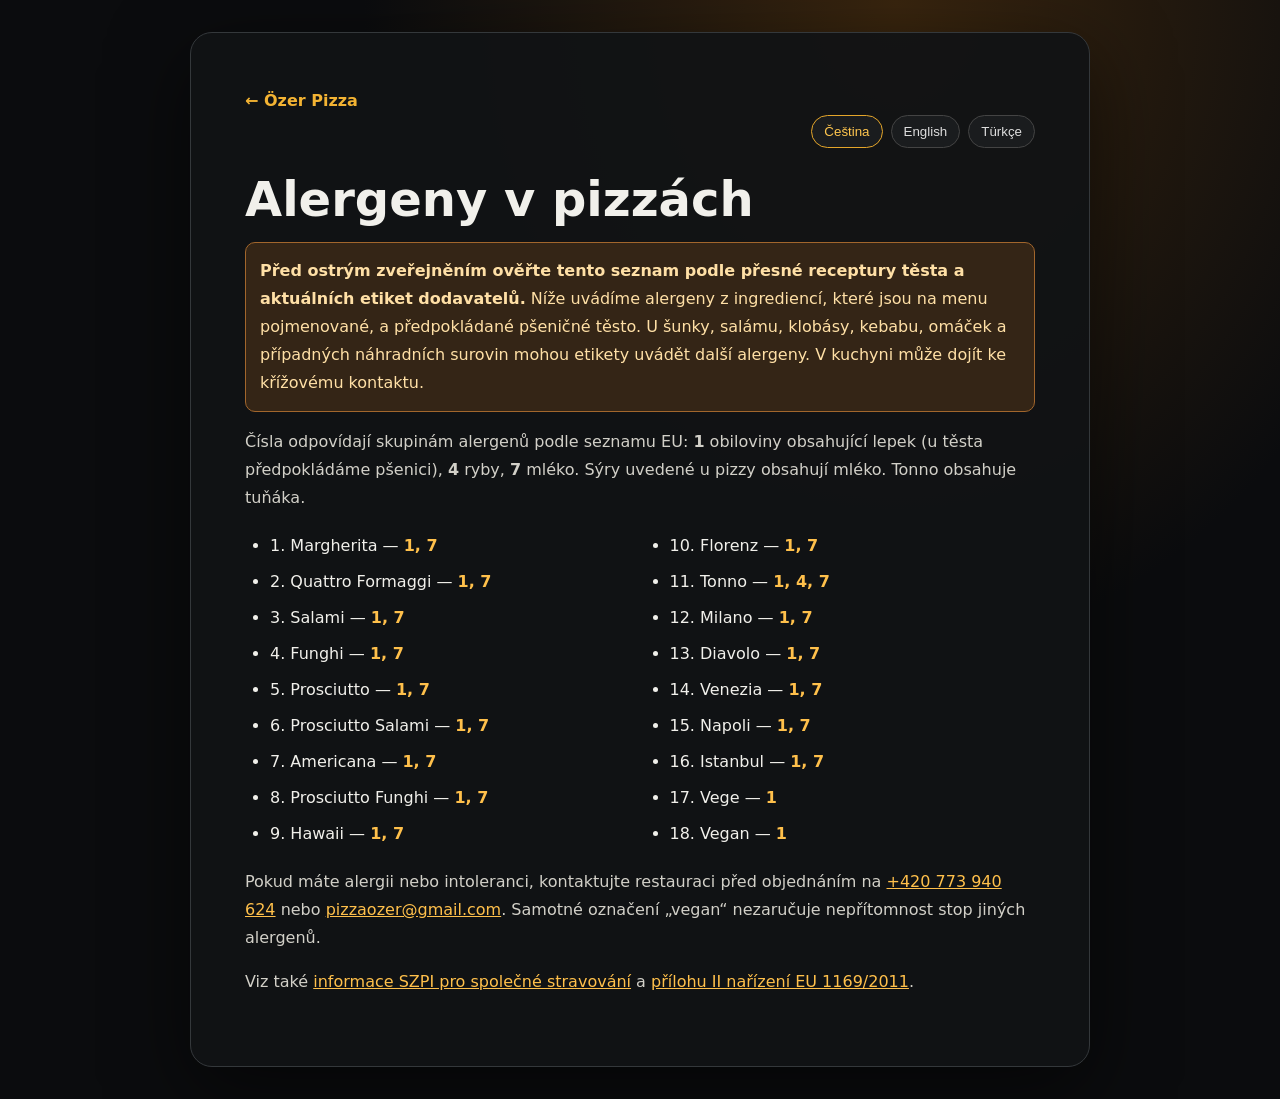
<file: allergens.html>
<!doctype html>
<!-- Dosya notu: Pizza içerikleri ve alerjen bilgileri sayfası. -->
<html lang="cs"><head><meta charset="utf-8"><meta name="viewport" content="width=device-width,initial-scale=1"><meta name="theme-color" content="#0b0c0e"><title>Alergeny · Özer Pizza</title><link rel="icon" href="favicon.svg" type="image/svg+xml"><link rel="stylesheet" href="legal.css"></head><body><main class="legal"><a class="back" href="index.html">← Özer Pizza</a><div class="langs"><button data-lang="cs">Čeština</button><button data-lang="en">English</button><button data-lang="tr">Türkçe</button></div>
<article data-content="cs"><h1>Alergeny v pizzách</h1><p class="todo"><b>Před ostrým zveřejněním ověřte tento seznam podle přesné receptury těsta a aktuálních etiket dodavatelů.</b> Níže uvádíme alergeny z ingrediencí, které jsou na menu pojmenované, a předpokládané pšeničné těsto. U šunky, salámu, klobásy, kebabu, omáček a případných náhradních surovin mohou etikety uvádět další alergeny. V kuchyni může dojít ke křížovému kontaktu.</p><p>Čísla odpovídají skupinám alergenů podle seznamu EU: <b>1</b> obiloviny obsahující lepek (u těsta předpokládáme pšenici), <b>4</b> ryby, <b>7</b> mléko. Sýry uvedené u pizzy obsahují mléko. Tonno obsahuje tuňáka.</p><ul class="allergen-list"><li>1. Margherita — <b>1, 7</b></li><li>2. Quattro Formaggi — <b>1, 7</b></li><li>3. Salami — <b>1, 7</b></li><li>4. Funghi — <b>1, 7</b></li><li>5. Prosciutto — <b>1, 7</b></li><li>6. Prosciutto Salami — <b>1, 7</b></li><li>7. Americana — <b>1, 7</b></li><li>8. Prosciutto Funghi — <b>1, 7</b></li><li>9. Hawaii — <b>1, 7</b></li><li>10. Florenz — <b>1, 7</b></li><li>11. Tonno — <b>1, 4, 7</b></li><li>12. Milano — <b>1, 7</b></li><li>13. Diavolo — <b>1, 7</b></li><li>14. Venezia — <b>1, 7</b></li><li>15. Napoli — <b>1, 7</b></li><li>16. Istanbul — <b>1, 7</b></li><li>17. Vege — <b>1</b></li><li>18. Vegan — <b>1</b></li></ul><p>Pokud máte alergii nebo intoleranci, kontaktujte restauraci před objednáním na <a href="tel:+420773940624">+420 773 940 624</a> nebo <a href="mailto:pizzaozer@gmail.com">pizzaozer@gmail.com</a>. Samotné označení „vegan“ nezaručuje nepřítomnost stop jiných alergenů.</p><p>Viz také <a href="https://www.szpi.gov.cz/docDetail.aspx?chnum=4&amp;docid=2509173&amp;doctype=ART" target="_blank" rel="noopener noreferrer">informace SZPI pro společné stravování</a> a <a href="https://eur-lex.europa.eu/eli/reg/2011/1169/oj/eng" target="_blank" rel="noopener noreferrer">přílohu II nařízení EU 1169/2011</a>.</p></article>
<article data-content="en" hidden><h1>Pizza allergens</h1><p class="todo"><b>Verify this list against the exact dough recipe and current supplier labels before publishing it as final.</b> This provisional list reflects named menu ingredients and assumes a wheat pizza base. Labels for ham, salami, sausage, kebab, sauces and substitute ingredients may identify additional allergens. Cross-contact may occur in the kitchen.</p><p>Numbers refer to EU allergen groups: <b>1</b> cereals containing gluten (wheat is assumed in the dough), <b>4</b> fish, <b>7</b> milk. Listed cheeses contain milk. Tonno contains tuna.</p><ul class="allergen-list"><li>1. Margherita — <b>1, 7</b></li><li>2. Quattro Formaggi — <b>1, 7</b></li><li>3. Salami — <b>1, 7</b></li><li>4. Funghi — <b>1, 7</b></li><li>5. Prosciutto — <b>1, 7</b></li><li>6. Prosciutto Salami — <b>1, 7</b></li><li>7. Americana — <b>1, 7</b></li><li>8. Prosciutto Funghi — <b>1, 7</b></li><li>9. Hawaii — <b>1, 7</b></li><li>10. Florenz — <b>1, 7</b></li><li>11. Tonno — <b>1, 4, 7</b></li><li>12. Milano — <b>1, 7</b></li><li>13. Diavolo — <b>1, 7</b></li><li>14. Venezia — <b>1, 7</b></li><li>15. Napoli — <b>1, 7</b></li><li>16. Istanbul — <b>1, 7</b></li><li>17. Vege — <b>1</b></li><li>18. Vegan — <b>1</b></li></ul><p>If you have an allergy or intolerance, contact the restaurant before ordering: <a href="tel:+420773940624">+420 773 940 624</a> or <a href="mailto:pizzaozer@gmail.com">pizzaozer@gmail.com</a>. “Vegan” does not guarantee the absence of traces of other allergens.</p><p>See the <a href="https://www.szpi.gov.cz/en/file/informacni-material-szpi-informace-o-alergenech-ve-spolecnem-stravovani.aspx" target="_blank" rel="noopener noreferrer">Czech food inspection guidance</a> and <a href="https://eur-lex.europa.eu/eli/reg/2011/1169/oj/eng" target="_blank" rel="noopener noreferrer">Annex II of EU Regulation 1169/2011</a>.</p></article>
<article data-content="tr" hidden><h1>Pizzalardaki alerjenler</h1><p class="todo"><b>Bu listeyi kesin olarak yayımlamadan önce hamur reçetesine ve güncel tedarikçi etiketlerine göre doğrulayın.</b> Bu geçici liste menüde adı geçen içeriklere dayanır ve pizza tabanının buğdaylı olduğunu varsayar. Jambon, salam, sosis, kebap eti, sos ve ikame ürün etiketlerinde başka alerjenler de bulunabilir. Mutfakta çapraz temas olabilir.</p><p>Numaralar AB alerjen gruplarını gösterir: <b>1</b> glüten içeren tahıllar (hamurda buğday varsayılmıştır), <b>4</b> balık, <b>7</b> süt. Listelenen peynirler süt içerir. Tonno ton balığı içerir.</p><ul class="allergen-list"><li>1. Margherita — <b>1, 7</b></li><li>2. Quattro Formaggi — <b>1, 7</b></li><li>3. Salami — <b>1, 7</b></li><li>4. Funghi — <b>1, 7</b></li><li>5. Prosciutto — <b>1, 7</b></li><li>6. Prosciutto Salami — <b>1, 7</b></li><li>7. Americana — <b>1, 7</b></li><li>8. Prosciutto Funghi — <b>1, 7</b></li><li>9. Hawaii — <b>1, 7</b></li><li>10. Florenz — <b>1, 7</b></li><li>11. Tonno — <b>1, 4, 7</b></li><li>12. Milano — <b>1, 7</b></li><li>13. Diavolo — <b>1, 7</b></li><li>14. Venezia — <b>1, 7</b></li><li>15. Napoli — <b>1, 7</b></li><li>16. Istanbul — <b>1, 7</b></li><li>17. Vege — <b>1</b></li><li>18. Vegan — <b>1</b></li></ul><p>Alerji veya intoleransınız varsa siparişten önce restoranı arayın: <a href="tel:+420773940624">+420 773 940 624</a> veya <a href="mailto:pizzaozer@gmail.com">pizzaozer@gmail.com</a>. “Vegan” ibaresi diğer alerjen izlerinin bulunmadığını garanti etmez.</p><p><a href="https://www.szpi.gov.cz/docDetail.aspx?chnum=4&amp;docid=2509173&amp;doctype=ART" target="_blank" rel="noopener noreferrer">Çekya gıda denetimi rehberine</a> ve <a href="https://eur-lex.europa.eu/eli/reg/2011/1169/oj/eng" target="_blank" rel="noopener noreferrer">AB 1169/2011 Tüzüğü Ek II’ye</a> bakın.</p></article>
</main><style>.allergen-list{columns:2;gap:34px;padding-left:25px}.allergen-list li{padding:4px 0;break-inside:avoid}.allergen-list b{color:#ffc04b}@media(max-width:600px){.allergen-list{columns:1}}</style><script src="legal.js"></script></body></html>
</file>
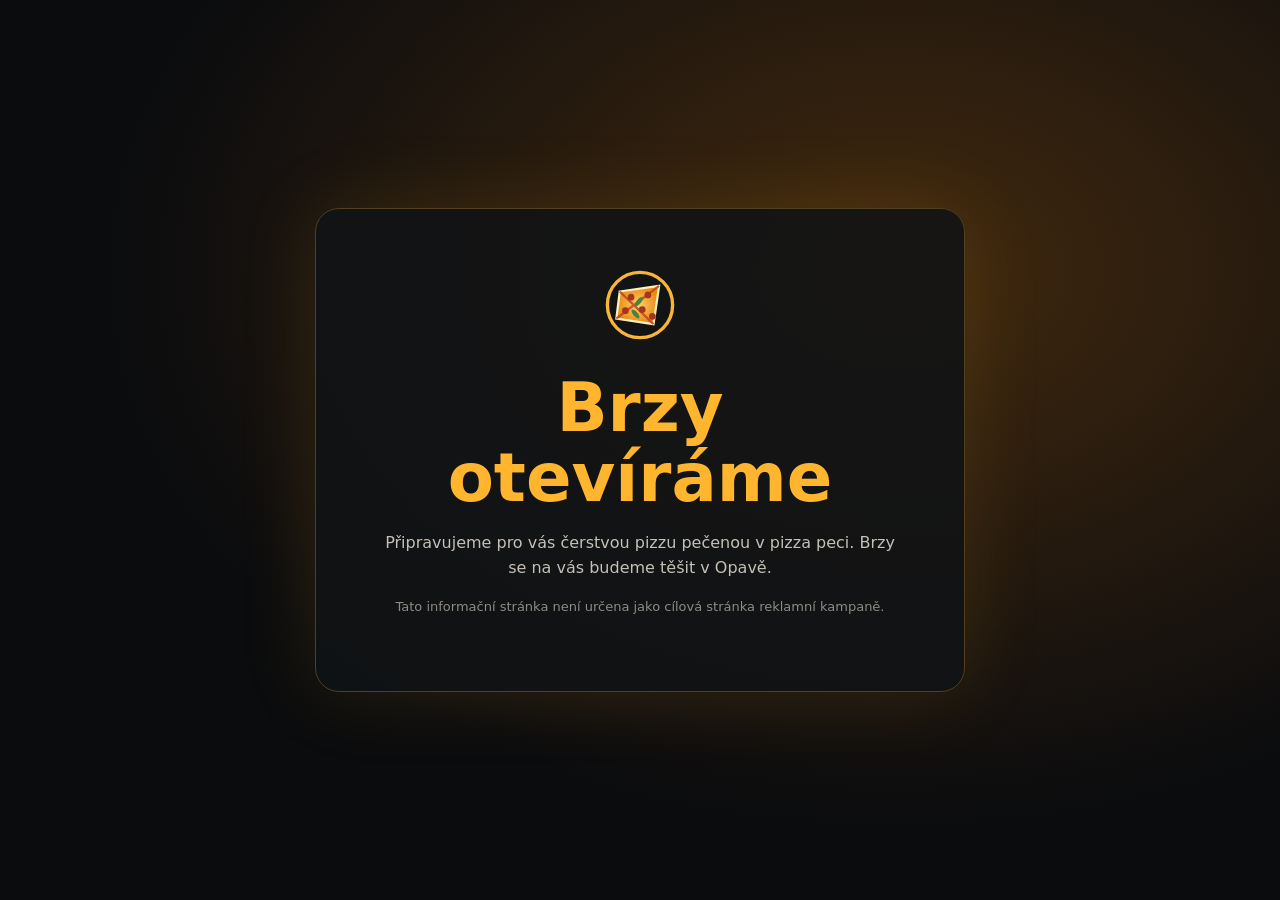
<file: coming-soon.html>
<!doctype html><!-- Dosya notu: Yakında hizmette sayfası. -->
<html lang="cs"><head><meta charset="utf-8"><meta name="viewport" content="width=device-width,initial-scale=1"><meta name="robots" content="noindex,nofollow"><meta name="theme-color" content="#0b0c0e"><title>Brzy otevíráme · Özer Pizza</title><link rel="icon" href="favicon.svg" type="image/svg+xml"><style>*{box-sizing:border-box}body{margin:0;min-height:100vh;display:grid;place-items:center;background:radial-gradient(ellipse at 70% 30%,#42290e,#0b0c0e 62%);color:#f4f1e9;font:16px/1.6 system-ui,sans-serif;padding:24px}.card{max-width:650px;text-align:center;padding:clamp(28px,7vw,60px);border:1px solid #51401f;border-radius:24px;background:#111315df;box-shadow:0 0 80px #f5ae2220}img{width:72px;height:72px}h1{font-size:clamp(2rem,7vw,4.2rem);line-height:1.05;margin:24px 0 14px;color:#ffb52e}p{color:#c4c0b7}.small{font-size:13px;color:#8e8b84}</style></head><body><main class="card"><img src="favicon.svg" alt="Özer Pizza"><h1>Brzy otevíráme</h1><p>Připravujeme pro vás čerstvou pizzu pečenou v pizza peci. Brzy se na vás budeme těšit v Opavě.</p><p class="small">Tato informační stránka není určena jako cílová stránka reklamní kampaně.</p></main></body></html>
</file>
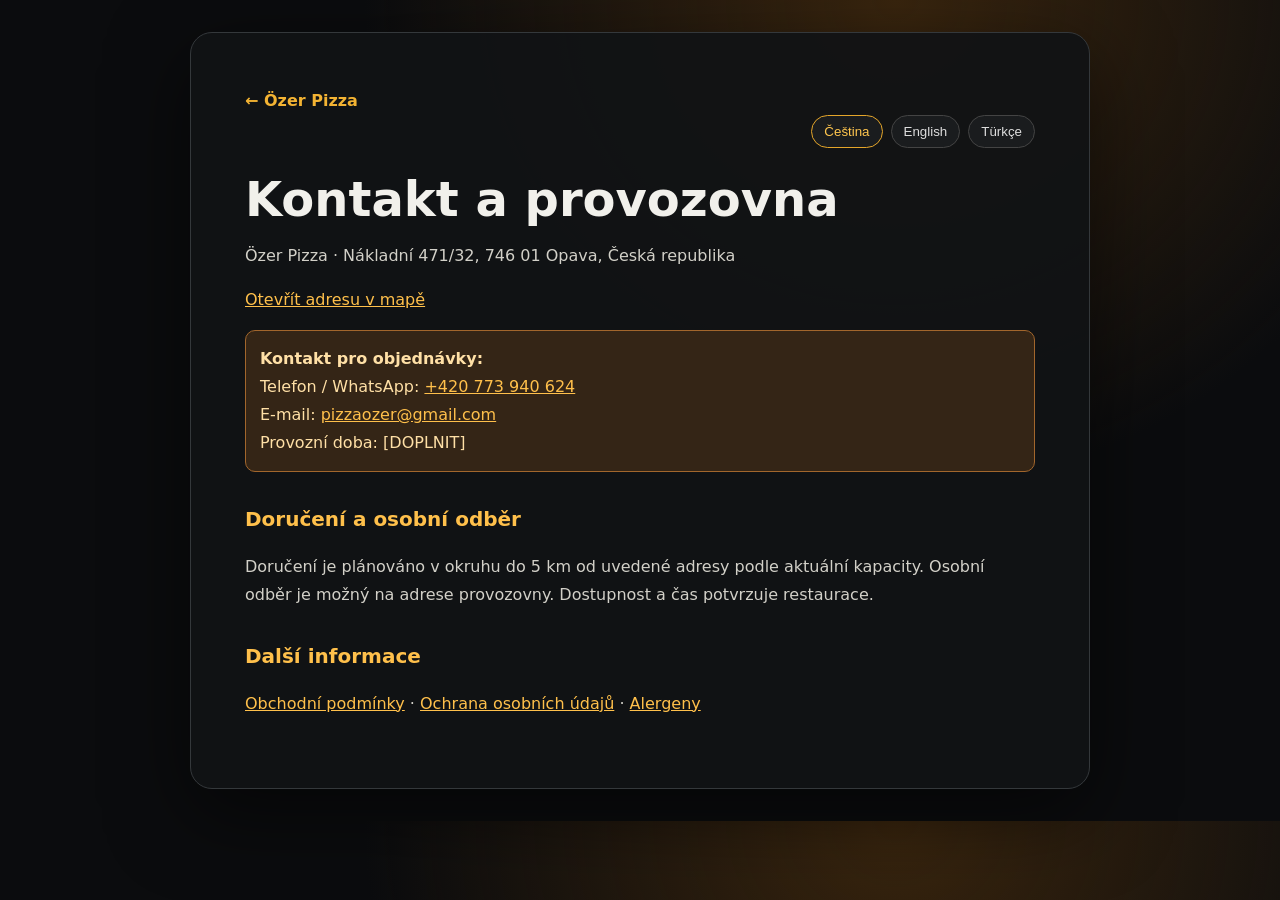
<file: contact.html>
<!doctype html><!-- Dosya notu: İletişim, restoran adresi, teslimat ve gel-al bilgileri. -->
<html lang="cs"><head><meta charset="utf-8"><meta name="viewport" content="width=device-width,initial-scale=1"><meta name="theme-color" content="#0b0c0e"><meta name="description" content="Kontaktujte Özer Pizza v Opavě. Informace o adrese, osobním odběru a doručení."><title>Kontakt · Özer Pizza</title><link rel="icon" href="favicon.svg" type="image/svg+xml"><link rel="stylesheet" href="legal.css"></head><body><main class="legal"><a class="back" href="index.html">← Özer Pizza</a><div class="langs"><button data-lang="cs">Čeština</button><button data-lang="en">English</button><button data-lang="tr">Türkçe</button></div><article data-content="cs"><h1>Kontakt a provozovna</h1><p>Özer Pizza · Nákladní 471/32, 746 01 Opava, Česká republika</p><p><a target="_blank" rel="noopener noreferrer" href="https://maps.google.com/?q=N%C3%A1kladn%C3%AD+471%2F32%2C+746+01+Opava">Otevřít adresu v mapě</a></p><div class="todo"><b>Kontakt pro objednávky:</b><br>Telefon / WhatsApp: <a href="tel:+420773940624">+420 773 940 624</a><br>E-mail: <a href="mailto:pizzaozer@gmail.com">pizzaozer@gmail.com</a><br>Provozní doba: [DOPLNIT]</div><h2>Doručení a osobní odběr</h2><p>Doručení je plánováno v okruhu do 5 km od uvedené adresy podle aktuální kapacity. Osobní odběr je možný na adrese provozovny. Dostupnost a čas potvrzuje restaurace.</p><h2>Další informace</h2><p><a href="terms.html">Obchodní podmínky</a> · <a href="privacy.html">Ochrana osobních údajů</a> · <a href="allergens.html">Alergeny</a></p></article><article data-content="en" hidden><h1>Contact and restaurant</h1><p>Özer Pizza · Nákladní 471/32, 746 01 Opava, Czech Republic</p><p><a target="_blank" rel="noopener noreferrer" href="https://maps.google.com/?q=N%C3%A1kladn%C3%AD+471%2F32%2C+746+01+Opava">Open address in maps</a></p><div class="todo"><b>Order contact:</b><br>Phone / WhatsApp: <a href="tel:+420773940624">+420 773 940 624</a><br>Email: <a href="mailto:pizzaozer@gmail.com">pizzaozer@gmail.com</a><br>Opening hours: [ADD]</div><h2>Delivery and pickup</h2><p>Delivery is planned within 5 km of this address, subject to current capacity. Pickup is available at the restaurant. The restaurant confirms availability and timing.</p><h2>More information</h2><p><a href="terms.html?lang=en">Terms</a> · <a href="privacy.html?lang=en">Privacy notice</a> · <a href="allergens.html?lang=en">Allergens</a></p></article><article data-content="tr" hidden><h1>İletişim ve restoran</h1><p>Özer Pizza · Nákladní 471/32, 746 01 Opava, Çekya</p><p><a target="_blank" rel="noopener noreferrer" href="https://maps.google.com/?q=N%C3%A1kladn%C3%AD+471%2F32%2C+746+01+Opava">Haritada aç</a></p><div class="todo"><b>Sipariş iletişimi:</b><br>Telefon / WhatsApp: <a href="tel:+420773940624">+420 773 940 624</a><br>E-posta: <a href="mailto:pizzaozer@gmail.com">pizzaozer@gmail.com</a><br>Çalışma saatleri: [EKLEYİN]</div><h2>Teslimat ve gel-al</h2><p>Mevcut kapasiteye bağlı olarak bu adresin 5 km çevresine teslimat planlanmaktadır. Restorandan teslim alma mümkündür. Uygunluk ve süre restoran tarafından onaylanır.</p><h2>Diğer bilgiler</h2><p><a href="terms.html?lang=tr">Satış koşulları</a> · <a href="privacy.html?lang=tr">Gizlilik bildirimi</a> · <a href="allergens.html?lang=tr">Alerjenler</a></p></article></main><script src="legal.js"></script></body></html>
</file>
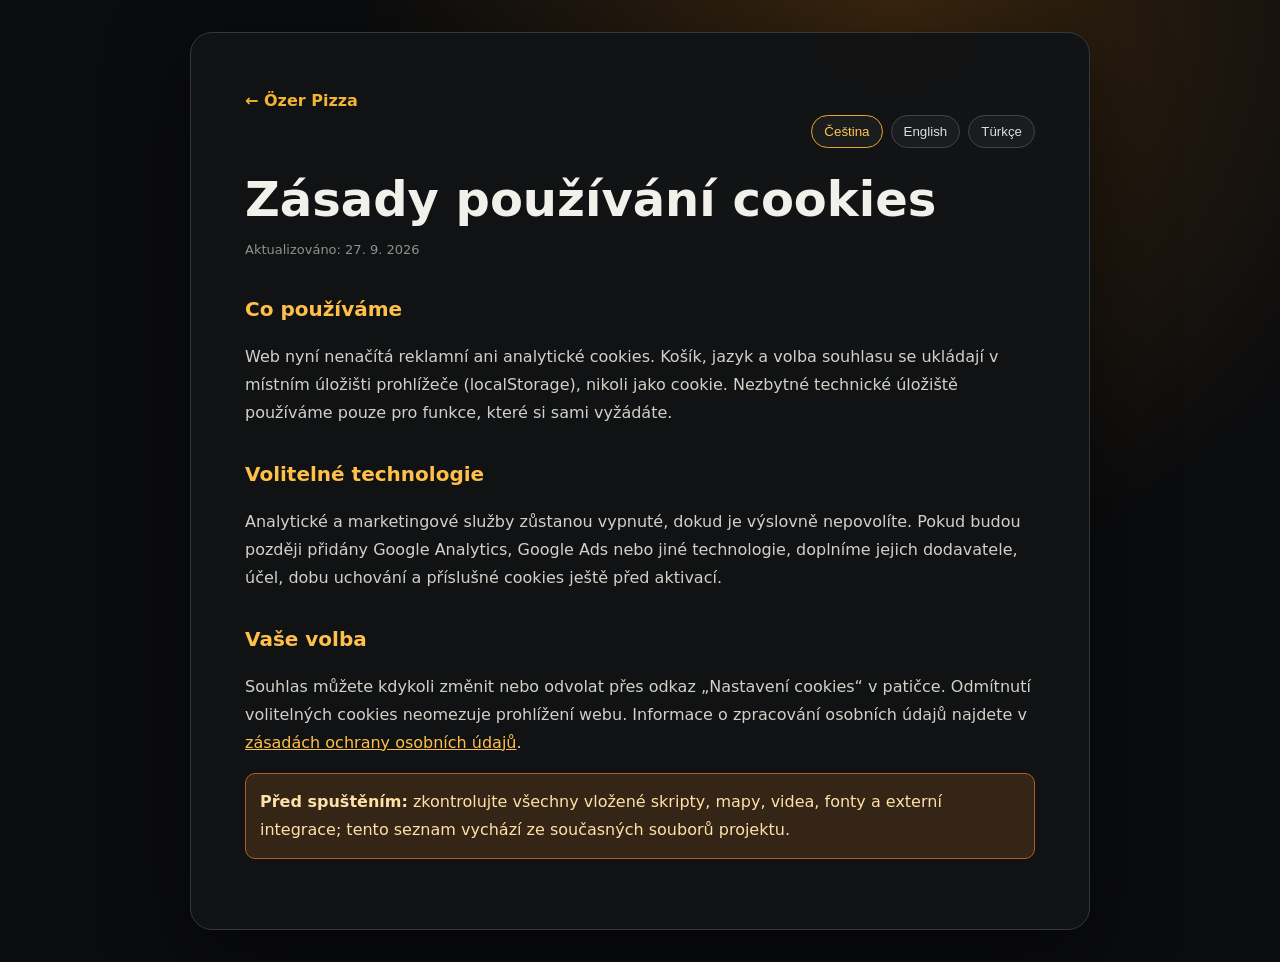
<file: cookies.html>
<!doctype html><!-- Dosya notu: Çerez kullanımı ve tercihleri hakkında bilgilendirme. -->
<html lang="cs"><head><meta charset="utf-8"><meta name="viewport" content="width=device-width,initial-scale=1"><meta name="theme-color" content="#0b0c0e"><title>Zásady cookies · Özer Pizza</title><link rel="icon" href="favicon.svg" type="image/svg+xml"><link rel="stylesheet" href="legal.css"></head><body><main class="legal"><a class="back" href="index.html">← Özer Pizza</a><div class="langs"><button data-lang="cs">Čeština</button><button data-lang="en">English</button><button data-lang="tr">Türkçe</button></div><article data-content="cs"><h1>Zásady používání cookies</h1><p class="updated">Aktualizováno: 27. 9. 2026</p><h2>Co používáme</h2><p>Web nyní nenačítá reklamní ani analytické cookies. Košík, jazyk a volba souhlasu se ukládají v místním úložišti prohlížeče (localStorage), nikoli jako cookie. Nezbytné technické úložiště používáme pouze pro funkce, které si sami vyžádáte.</p><h2>Volitelné technologie</h2><p>Analytické a marketingové služby zůstanou vypnuté, dokud je výslovně nepovolíte. Pokud budou později přidány Google Analytics, Google Ads nebo jiné technologie, doplníme jejich dodavatele, účel, dobu uchování a příslušné cookies ještě před aktivací.</p><h2>Vaše volba</h2><p>Souhlas můžete kdykoli změnit nebo odvolat přes odkaz „Nastavení cookies“ v patičce. Odmítnutí volitelných cookies neomezuje prohlížení webu. Informace o zpracování osobních údajů najdete v <a href="privacy.html">zásadách ochrany osobních údajů</a>.</p><p class="todo"><b>Před spuštěním:</b> zkontrolujte všechny vložené skripty, mapy, videa, fonty a externí integrace; tento seznam vychází ze současných souborů projektu.</p></article><article data-content="en" hidden><h1>Cookie policy</h1><p class="updated">Updated: 27 September 2026</p><h2>What we use</h2><p>This website currently loads no advertising or analytics cookies. The basket, language choice and consent preference are stored in browser localStorage, not in cookies. Essential technical storage is used only for features you request.</p><h2>Optional technologies</h2><p>Analytics and marketing services remain disabled unless you explicitly opt in. If Google Analytics, Google Ads or another service is added, its provider, purpose, retention period and cookies must be documented before activation.</p><h2>Your choice</h2><p>You can change or withdraw consent at any time using “Cookie settings” in the footer. Refusing optional cookies does not restrict the website. See our <a href="privacy.html?lang=en">privacy notice</a>.</p><p class="todo"><b>Before launch:</b> review embedded scripts, maps, video, fonts and third-party integrations. This list reflects the current project files.</p></article><article data-content="tr" hidden><h1>Çerez politikası</h1><p class="updated">Güncelleme: 27 Eylül 2026</p><h2>Kullandıklarımız</h2><p>Bu site şu anda reklam veya analiz çerezi yüklemiyor. Sepet, dil seçimi ve tercih bilgisi çerez olarak değil, tarayıcının localStorage alanında tutuluyor. Gerekli teknik depolama yalnızca talep ettiğiniz işlevler için kullanılır.</p><h2>İsteğe bağlı teknolojiler</h2><p>Analiz ve pazarlama hizmetleri açık onayınız olmadan etkinleştirilmez. Google Analytics, Google Ads veya başka bir hizmet eklenirse etkinleştirmeden önce sağlayıcı, amaç, saklama süresi ve çerezler burada açıklanmalıdır.</p><h2>Tercihiniz</h2><p>Onayınızı altbilgideki “Çerez ayarları” bağlantısından dilediğiniz zaman değiştirebilir veya geri çekebilirsiniz. İsteğe bağlı çerezleri reddetmek siteyi kullanmanızı engellemez. Ayrıntılar için <a href="privacy.html?lang=tr">gizlilik bildirimine</a> bakın.</p><p class="todo"><b>Yayın öncesi:</b> projedeki tüm betikleri, haritaları, videoları, yazı tiplerini ve üçüncü taraf bağlantılarını gözden geçirin. Bu metin mevcut proje dosyalarına göre hazırlanmıştır.</p></article></main><script src="legal.js"></script></body></html>
</file>
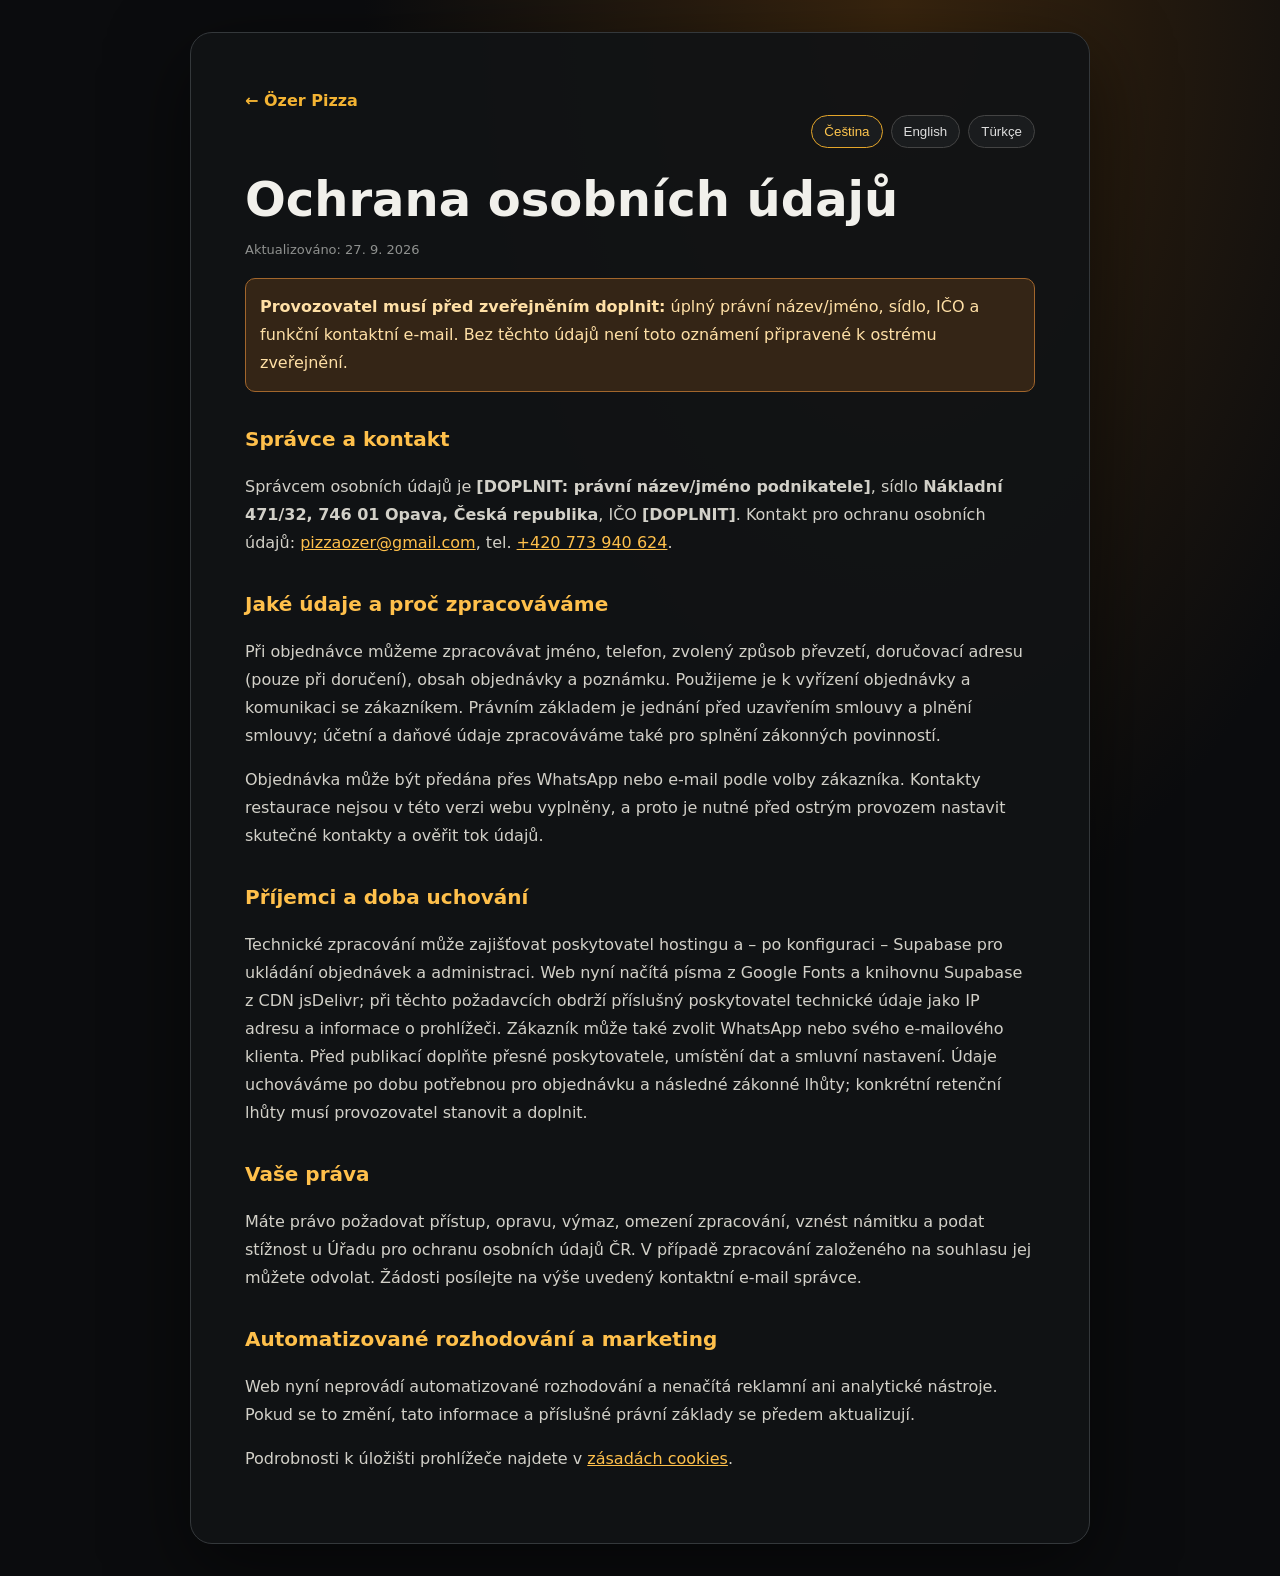
<file: privacy.html>
<!doctype html><!-- Dosya notu: Gizlilik ve kişisel verilerin işlenmesi hakkında bilgilendirme. -->
<html lang="cs"><head><meta charset="utf-8"><meta name="viewport" content="width=device-width,initial-scale=1"><meta name="theme-color" content="#0b0c0e"><title>Ochrana osobních údajů · Özer Pizza</title><link rel="icon" href="favicon.svg" type="image/svg+xml"><link rel="stylesheet" href="legal.css"></head><body><main class="legal"><a class="back" href="index.html">← Özer Pizza</a><div class="langs"><button data-lang="cs">Čeština</button><button data-lang="en">English</button><button data-lang="tr">Türkçe</button></div><article data-content="cs"><h1>Ochrana osobních údajů</h1><p class="updated">Aktualizováno: 27. 9. 2026</p><p class="todo"><b>Provozovatel musí před zveřejněním doplnit:</b> úplný právní název/jméno, sídlo, IČO a funkční kontaktní e-mail. Bez těchto údajů není toto oznámení připravené k ostrému zveřejnění.</p><h2>Správce a kontakt</h2><p>Správcem osobních údajů je <b>[DOPLNIT: právní název/jméno podnikatele]</b>, sídlo <b>Nákladní 471/32, 746 01 Opava, Česká republika</b>, IČO <b>[DOPLNIT]</b>. Kontakt pro ochranu osobních údajů: <a href="mailto:pizzaozer@gmail.com">pizzaozer@gmail.com</a>, tel. <a href="tel:+420773940624">+420 773 940 624</a>.</p><h2>Jaké údaje a proč zpracováváme</h2><p>Při objednávce můžeme zpracovávat jméno, telefon, zvolený způsob převzetí, doručovací adresu (pouze při doručení), obsah objednávky a poznámku. Použijeme je k vyřízení objednávky a komunikaci se zákazníkem. Právním základem je jednání před uzavřením smlouvy a plnění smlouvy; účetní a daňové údaje zpracováváme také pro splnění zákonných povinností.</p><p>Objednávka může být předána přes WhatsApp nebo e-mail podle volby zákazníka. Kontakty restaurace nejsou v této verzi webu vyplněny, a proto je nutné před ostrým provozem nastavit skutečné kontakty a ověřit tok údajů.</p><h2>Příjemci a doba uchování</h2><p>Technické zpracování může zajišťovat poskytovatel hostingu a – po konfiguraci – Supabase pro ukládání objednávek a administraci. Web nyní načítá písma z Google Fonts a knihovnu Supabase z CDN jsDelivr; při těchto požadavcích obdrží příslušný poskytovatel technické údaje jako IP adresu a informace o prohlížeči. Zákazník může také zvolit WhatsApp nebo svého e-mailového klienta. Před publikací doplňte přesné poskytovatele, umístění dat a smluvní nastavení. Údaje uchováváme po dobu potřebnou pro objednávku a následné zákonné lhůty; konkrétní retenční lhůty musí provozovatel stanovit a doplnit.</p><h2>Vaše práva</h2><p>Máte právo požadovat přístup, opravu, výmaz, omezení zpracování, vznést námitku a podat stížnost u Úřadu pro ochranu osobních údajů ČR. V případě zpracování založeného na souhlasu jej můžete odvolat. Žádosti posílejte na výše uvedený kontaktní e-mail správce.</p><h2>Automatizované rozhodování a marketing</h2><p>Web nyní neprovádí automatizované rozhodování a nenačítá reklamní ani analytické nástroje. Pokud se to změní, tato informace a příslušné právní základy se předem aktualizují.</p><p>Podrobnosti k úložišti prohlížeče najdete v <a href="cookies.html">zásadách cookies</a>.</p></article><article data-content="en" hidden><h1>Privacy notice</h1><p class="updated">Updated: 27 September 2026</p><p class="todo"><b>Operator must complete before publication:</b> full legal name, registered address, business ID and working contact email. Without them this notice is not ready for live publication.</p><h2>Controller and contact</h2><p>Controller: <b>[ADD: legal business name]</b>, registered address <b>Nákladní 471/32, 746 01 Opava, Czech Republic</b>, business ID <b>[ADD]</b>. Privacy contact: <a href="mailto:pizzaozer@gmail.com">pizzaozer@gmail.com</a>, phone <a href="tel:+420773940624">+420 773 940 624</a>.</p><h2>Data and purposes</h2><p>For an order, we may process your name, phone number, fulfilment choice, delivery address (for delivery only), order contents and notes to handle the order and communicate with you. The legal basis is taking steps at your request and performing the contract. Accounting and tax data may also be processed to meet legal obligations.</p><p>Depending on your choice, an order may be sent through WhatsApp or email. Restaurant contact details are not configured in this site version. Configure real contacts and verify the data flow before launch.</p><h2>Recipients and retention</h2><p>Hosting provider and, once configured, Supabase may process data for hosting, order storage and administration. The site currently loads fonts from Google Fonts and the Supabase library from jsDelivr CDN; those providers receive technical data such as IP address and browser information when the browser requests these resources. A customer may also choose WhatsApp or their email provider. Add exact providers, data locations and contractual arrangements before publication. Data is kept as needed to handle orders and applicable statutory periods; the operator must set and document specific retention periods.</p><h2>Your rights</h2><p>You may request access, rectification, erasure or restriction, object to processing, withdraw consent where applicable, and lodge a complaint with the Czech Office for Personal Data Protection. Contact the controller at the email above.</p><h2>Automated decisions and marketing</h2><p>The site currently makes no automated decisions and loads no advertising or analytics tools. Update this notice before enabling them.</p><p>See our <a href="cookies.html?lang=en">cookie policy</a>.</p></article><article data-content="tr" hidden><h1>Gizlilik bildirimi</h1><p class="updated">Güncelleme: 27 Eylül 2026</p><p class="todo"><b>Yayımdan önce işletme tarafından doldurulmalı:</b> tam resmi işletme adı, kayıtlı adres, işletme numarası ve çalışan iletişim e-postası. Bunlar olmadan bu bildirim canlı yayın için hazır değildir.</p><h2>Veri sorumlusu ve iletişim</h2><p>Veri sorumlusu: <b>[EKLEYİN: resmi işletme adı]</b>, kayıtlı adres <b>Nákladní 471/32, 746 01 Opava, Çekya</b>, işletme numarası <b>[EKLEYİN]</b>. Gizlilik iletişimi: <a href="mailto:pizzaozer@gmail.com">pizzaozer@gmail.com</a>, telefon <a href="tel:+420773940624">+420 773 940 624</a>.</p><h2>Veriler ve kullanım amacı</h2><p>Sipariş için ad, telefon, teslim alma tercihi, yalnızca adrese teslimat seçilirse adres, sipariş içeriği ve notları siparişi yerine getirmek ve müşteriyle iletişim kurmak amacıyla işleyebiliriz. Hukuki dayanak sözleşme öncesi talep ve sözleşmenin yerine getirilmesidir. Muhasebe/vergi kayıtları yasal yükümlülükler için işlenebilir.</p><p>Sipariş tercihinize bağlı olarak WhatsApp veya e-posta üzerinden iletilebilir. Bu site sürümünde restoran iletişim bilgileri ayarlı değildir. Yayına almadan gerçek iletişim bilgilerini tanımlayın ve veri akışını doğrulayın.</p><h2>Alıcılar ve saklama</h2><p>Barındırma sağlayıcısı ve ayarlandıktan sonra Supabase, barındırma, sipariş kaydı ve yönetim için verileri işleyebilir. Site şu anda Google Fonts üzerinden yazı tiplerini ve jsDelivr CDN üzerinden Supabase kütüphanesini yükler; tarayıcı bu kaynakları isterken sağlayıcılar IP adresi ve tarayıcı bilgisi gibi teknik veriler alır. Müşteri WhatsApp veya kendi e-posta sağlayıcısını seçebilir. Yayından önce sağlayıcıları, veri konumlarını ve sözleşme koşullarını belirtin. Veriler sipariş için gerekli süre ve yasal saklama süreleri boyunca tutulur; kesin süreleri işletme belirleyip eklemelidir.</p><h2>Haklarınız</h2><p>Erişim, düzeltme, silme veya işlemeyi kısıtlama isteyebilir, itiraz edebilir, geçerliyse onayınızı geri çekebilir ve Çekya Kişisel Verileri Koruma Ofisine şikâyette bulunabilirsiniz. Veri sorumlusuna yukarıdaki e-posta ile ulaşın.</p><h2>Otomatik karar ve pazarlama</h2><p>Site şu anda otomatik karar vermiyor ve reklam/analiz aracı yüklemiyor. Bu özellikler etkinleştirilmeden önce bildirim güncellenmelidir.</p><p>Tarayıcı depolaması hakkında <a href="cookies.html?lang=tr">çerez politikasını</a> inceleyin.</p></article></main><script src="legal.js"></script></body></html>
</file>
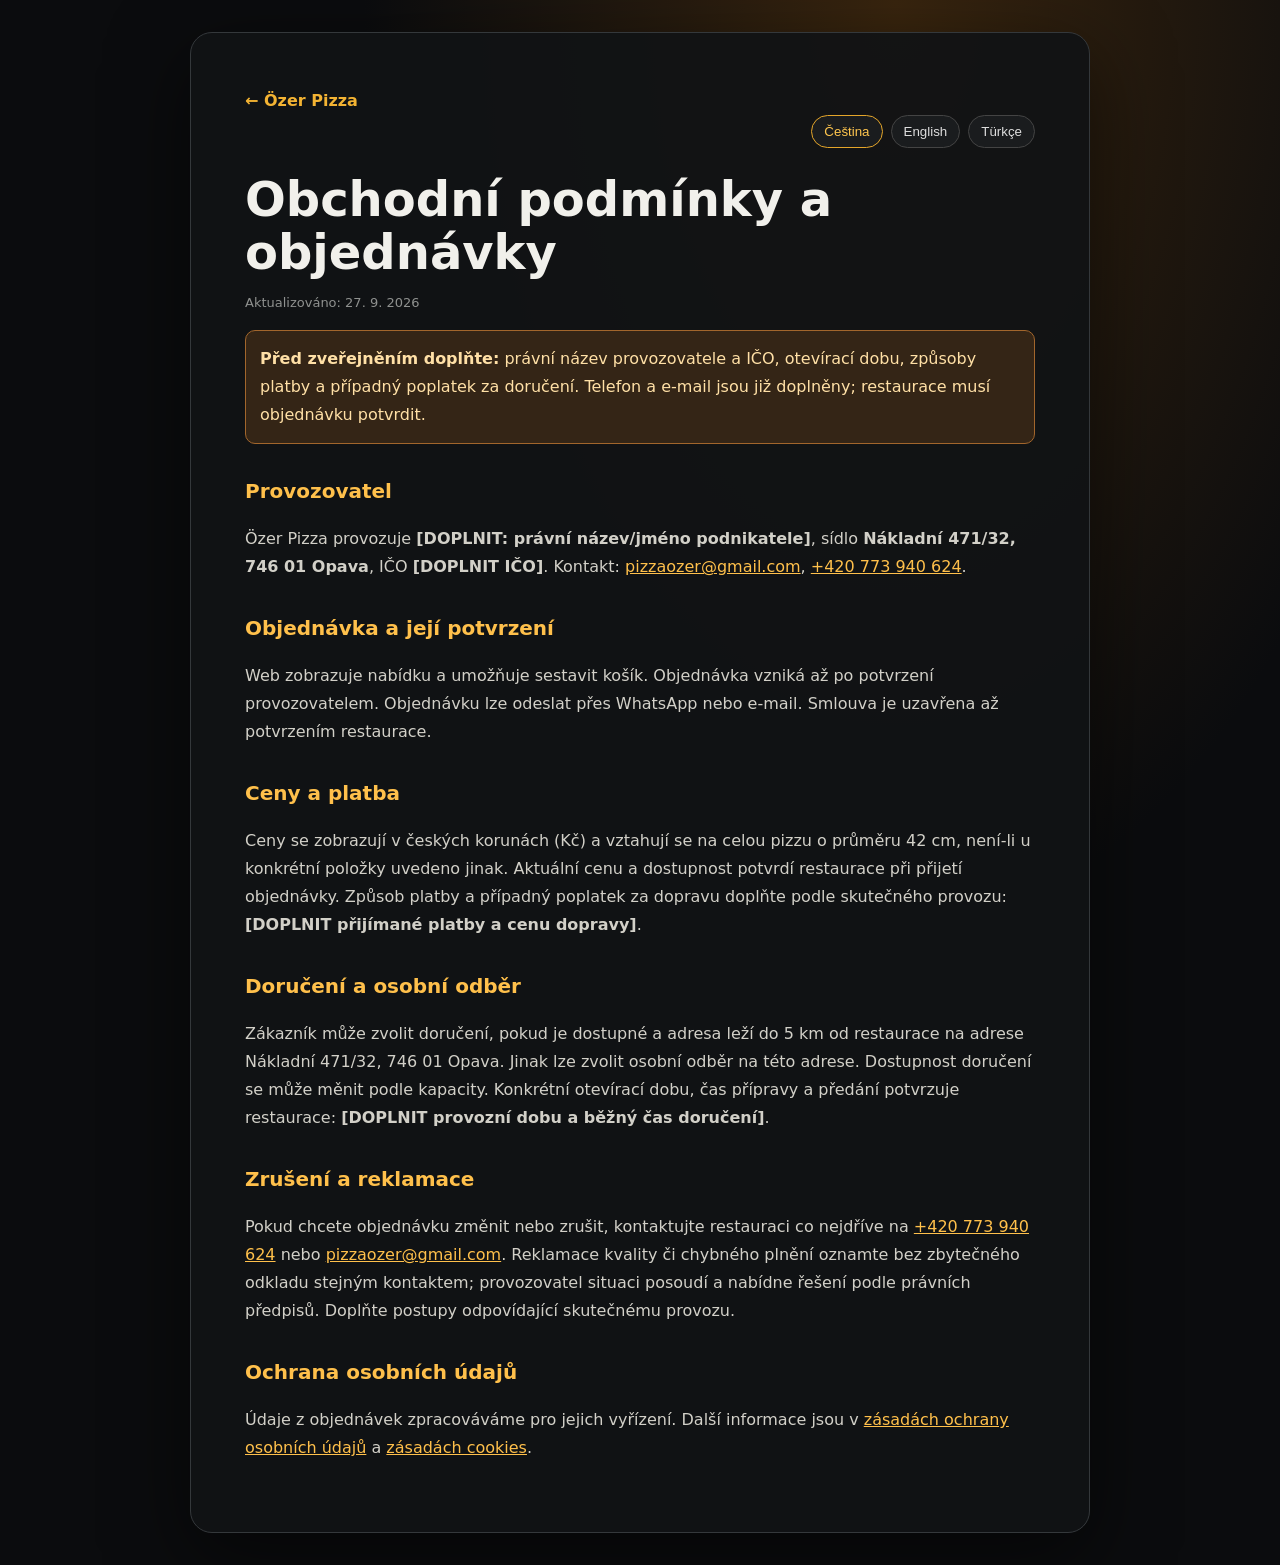
<file: terms.html>
<!doctype html><!-- Dosya notu: Satış, sipariş, ödeme, teslimat ve iptal koşulları. -->
<html lang="cs"><head><meta charset="utf-8"><meta name="viewport" content="width=device-width,initial-scale=1"><meta name="theme-color" content="#0b0c0e"><title>Obchodní podmínky · Özer Pizza</title><link rel="icon" href="favicon.svg" type="image/svg+xml"><link rel="stylesheet" href="legal.css"></head><body><main class="legal"><a class="back" href="index.html">← Özer Pizza</a><div class="langs"><button data-lang="cs">Čeština</button><button data-lang="en">English</button><button data-lang="tr">Türkçe</button></div><article data-content="cs"><h1>Obchodní podmínky a objednávky</h1><p class="updated">Aktualizováno: 27. 9. 2026</p><p class="todo"><b>Před zveřejněním doplňte:</b> právní název provozovatele a IČO, otevírací dobu, způsoby platby a případný poplatek za doručení. Telefon a e-mail jsou již doplněny; restaurace musí objednávku potvrdit.</p><h2>Provozovatel</h2><p>Özer Pizza provozuje <b>[DOPLNIT: právní název/jméno podnikatele]</b>, sídlo <b>Nákladní 471/32, 746 01 Opava</b>, IČO <b>[DOPLNIT IČO]</b>. Kontakt: <a href="mailto:pizzaozer@gmail.com">pizzaozer@gmail.com</a>, <a href="tel:+420773940624">+420 773 940 624</a>.</p><h2>Objednávka a její potvrzení</h2><p>Web zobrazuje nabídku a umožňuje sestavit košík. Objednávka vzniká až po potvrzení provozovatelem. Objednávku lze odeslat přes WhatsApp nebo e-mail. Smlouva je uzavřena až potvrzením restaurace.</p><h2>Ceny a platba</h2><p>Ceny se zobrazují v českých korunách (Kč) a vztahují se na celou pizzu o průměru 42 cm, není-li u konkrétní položky uvedeno jinak. Aktuální cenu a dostupnost potvrdí restaurace při přijetí objednávky. Způsob platby a případný poplatek za dopravu doplňte podle skutečného provozu: <b>[DOPLNIT přijímané platby a cenu dopravy]</b>.</p><h2>Doručení a osobní odběr</h2><p>Zákazník může zvolit doručení, pokud je dostupné a adresa leží do 5 km od restaurace na adrese Nákladní 471/32, 746 01 Opava. Jinak lze zvolit osobní odběr na této adrese. Dostupnost doručení se může měnit podle kapacity. Konkrétní otevírací dobu, čas přípravy a předání potvrzuje restaurace: <b>[DOPLNIT provozní dobu a běžný čas doručení]</b>.</p><h2>Zrušení a reklamace</h2><p>Pokud chcete objednávku změnit nebo zrušit, kontaktujte restauraci co nejdříve na <a href="tel:+420773940624">+420 773 940 624</a> nebo <a href="mailto:pizzaozer@gmail.com">pizzaozer@gmail.com</a>. Reklamace kvality či chybného plnění oznamte bez zbytečného odkladu stejným kontaktem; provozovatel situaci posoudí a nabídne řešení podle právních předpisů. Doplňte postupy odpovídající skutečnému provozu.</p><h2>Ochrana osobních údajů</h2><p>Údaje z objednávek zpracováváme pro jejich vyřízení. Další informace jsou v <a href="privacy.html">zásadách ochrany osobních údajů</a> a <a href="cookies.html">zásadách cookies</a>.</p></article><article data-content="en" hidden><h1>Terms and ordering</h1><p class="updated">Updated: 27 September 2026</p><p class="todo"><b>Complete before publication:</b> operator legal name and business ID, opening hours, payment methods and any delivery fee. Phone and email are configured; the restaurant must confirm each order.</p><h2>Operator</h2><p>Özer Pizza is operated by <b>[ADD legal business name]</b>, registered address <b>Nákladní 471/32, 746 01 Opava, Czech Republic</b>, business ID <b>[ADD business ID]</b>. Contact: <a href="mailto:pizzaozer@gmail.com">pizzaozer@gmail.com</a>, <a href="tel:+420773940624">+420 773 940 624</a>.</p><h2>Order and confirmation</h2><p>The website displays the menu and lets customers build a basket. An order is formed only when confirmed by the restaurant. Orders can be sent using WhatsApp or email. A contract is formed only when the restaurant confirms the order.</p><h2>Prices and payment</h2><p>Prices are shown in Czech crowns (Kč) and apply to a whole 42 cm pizza unless an item says otherwise. The restaurant confirms the current price and availability when accepting an order. Add actual payment methods and any delivery fee: <b>[ADD accepted payments and delivery fee]</b>.</p><h2>Delivery and pickup</h2><p>Delivery may be selected when available and the address is within 5 km of Nákladní 471/32, 746 01 Opava. Otherwise, customers can collect at that address. Delivery availability may change with capacity. Add actual opening hours and usual preparation/delivery times: <b>[ADD hours and times]</b>.</p><h2>Cancellation and complaints</h2><p>To change or cancel an order, contact the restaurant promptly at <a href="tel:+420773940624">+420 773 940 624</a> or <a href="mailto:pizzaozer@gmail.com">pizzaozer@gmail.com</a>. Report quality or fulfilment issues through the same contact; the operator will review and offer a remedy under applicable law. Complete this section to match actual operations.</p><h2>Privacy</h2><p>Order data is processed to fulfil orders. See the <a href="privacy.html?lang=en">privacy notice</a> and <a href="cookies.html?lang=en">cookie policy</a>.</p></article><article data-content="tr" hidden><h1>Satış ve sipariş koşulları</h1><p class="updated">Güncelleme: 27 Eylül 2026</p><p class="todo"><b>Yayımdan önce doldurun:</b> işletmenin kayıtlı resmi adı ve numarası, çalışma saatleri, ödeme yöntemleri ve varsa teslimat ücreti. Telefon ve e-posta eklendi; siparişi restoran onaylamalıdır.</p><h2>İşletmeci</h2><p>Özer Pizza’nın işletmecisi <b>[EKLEYİN: resmi işletme adı]</b>, kayıtlı adres <b>Nákladní 471/32, 746 01 Opava, Çekya</b>, işletme numarası <b>[İŞLETME NUMARASINI EKLEYİN]</b>. İletişim: <a href="mailto:pizzaozer@gmail.com">pizzaozer@gmail.com</a>, <a href="tel:+420773940624">+420 773 940 624</a>.</p><h2>Sipariş ve onay</h2><p>Site menüyü gösterir ve sepet oluşturmayı sağlar. Sipariş, restoran onayladığında kesinleşir. Sipariş WhatsApp veya e-posta ile gönderilebilir. Sözleşme, restoran siparişi onayladığında kurulur.</p><h2>Fiyatlar ve ödeme</h2><p>Aksi belirtilmedikçe fiyatlar Çek korunası (Kč) cinsinden ve 42 cm tam pizza içindir. Güncel fiyatı ve stok durumunu restoran siparişi kabul ederken onaylar. Gerçek ödeme yöntemlerini ve teslimat ücretini ekleyin: <b>[EKLEYİN kabul edilen ödeme yöntemleri ve teslimat ücreti]</b>.</p><h2>Teslimat ve gel-al</h2><p>Teslimat seçeneği, hizmet varsa ve adres Nákladní 471/32, 746 01 Opava merkezinden 5 km içindeyse seçilebilir. Diğer durumda adresten teslim alma mümkündür. Yoğunluğa göre teslimat durumu değişebilir. Gerçek çalışma saatlerini ve tahmini hazırlık/teslimat süresini ekleyin: <b>[EKLEYİN saatler ve süreler]</b>.</p><h2>İptal ve şikâyetler</h2><p>Siparişi değiştirmek veya iptal etmek için en kısa sürede <a href="tel:+420773940624">+420 773 940 624</a> veya <a href="mailto:pizzaozer@gmail.com">pizzaozer@gmail.com</a> üzerinden iletişime geçin. Kalite veya siparişin yerine getirilmesiyle ilgili sorunları aynı kanaldan bildirin; işletmeci yürürlükteki mevzuata göre inceleyip çözüm sunar. Bu bölümü gerçek işleyişinize göre netleştirin.</p><h2>Gizlilik</h2><p>Sipariş bilgileri siparişin yerine getirilmesi amacıyla işlenir. <a href="privacy.html?lang=tr">Gizlilik bildirimi</a> ve <a href="cookies.html?lang=tr">çerez politikasına</a> bakın.</p></article></main><script src="legal.js"></script></body></html>
</file>
<file: legal.css>
/* Yasal bilgilendirme sayfalarının ortak görünüm kuralları. */
:root{color-scheme:dark;--bg:#0b0c0e;--panel:#151719;--line:#34383b;--text:#f1f0eb;--muted:#b3b2ac;--gold:#f5b233;--red:#6a3423}*{box-sizing:border-box}body{margin:0;background:radial-gradient(ellipse at 70% 0,#39250e 0,transparent 42%),var(--bg);color:var(--text);font:16px/1.75 system-ui,-apple-system,"Segoe UI",sans-serif;padding:32px 18px}.legal{max-width:900px;margin:0 auto;padding:clamp(22px,5vw,54px);background:#111315ed;border:1px solid var(--line);border-radius:22px;box-shadow:0 25px 80px #0008}.back{color:#f3b333;text-decoration:none;font-weight:700}.langs{display:flex;gap:8px;justify-content:flex-end;flex-wrap:wrap}.langs button{border:1px solid #444;background:#1a1c1e;color:#ddd;padding:8px 12px;border-radius:999px;cursor:pointer}.langs button[aria-pressed=true]{border-color:#e5a62a;color:#ffc64e}h1{font-size:clamp(30px,6vw,48px);line-height:1.1;margin:25px 0 8px}h2{font-size:20px;margin:30px 0 8px;color:#ffc04b}p{color:#d2d0c8}.updated{color:#8f918f;font-size:13px}.todo{border:1px solid #a2662c;background:#342516;border-radius:10px;padding:14px;color:#ffe0a6}.legal a:not(.back){color:#ffc04b}.legal [hidden]{display:none!important}@media(max-width:600px){body{padding:10px}.legal{padding:21px 17px;border-radius:14px}.langs{justify-content:flex-start;margin-top:20px}}
</file>
